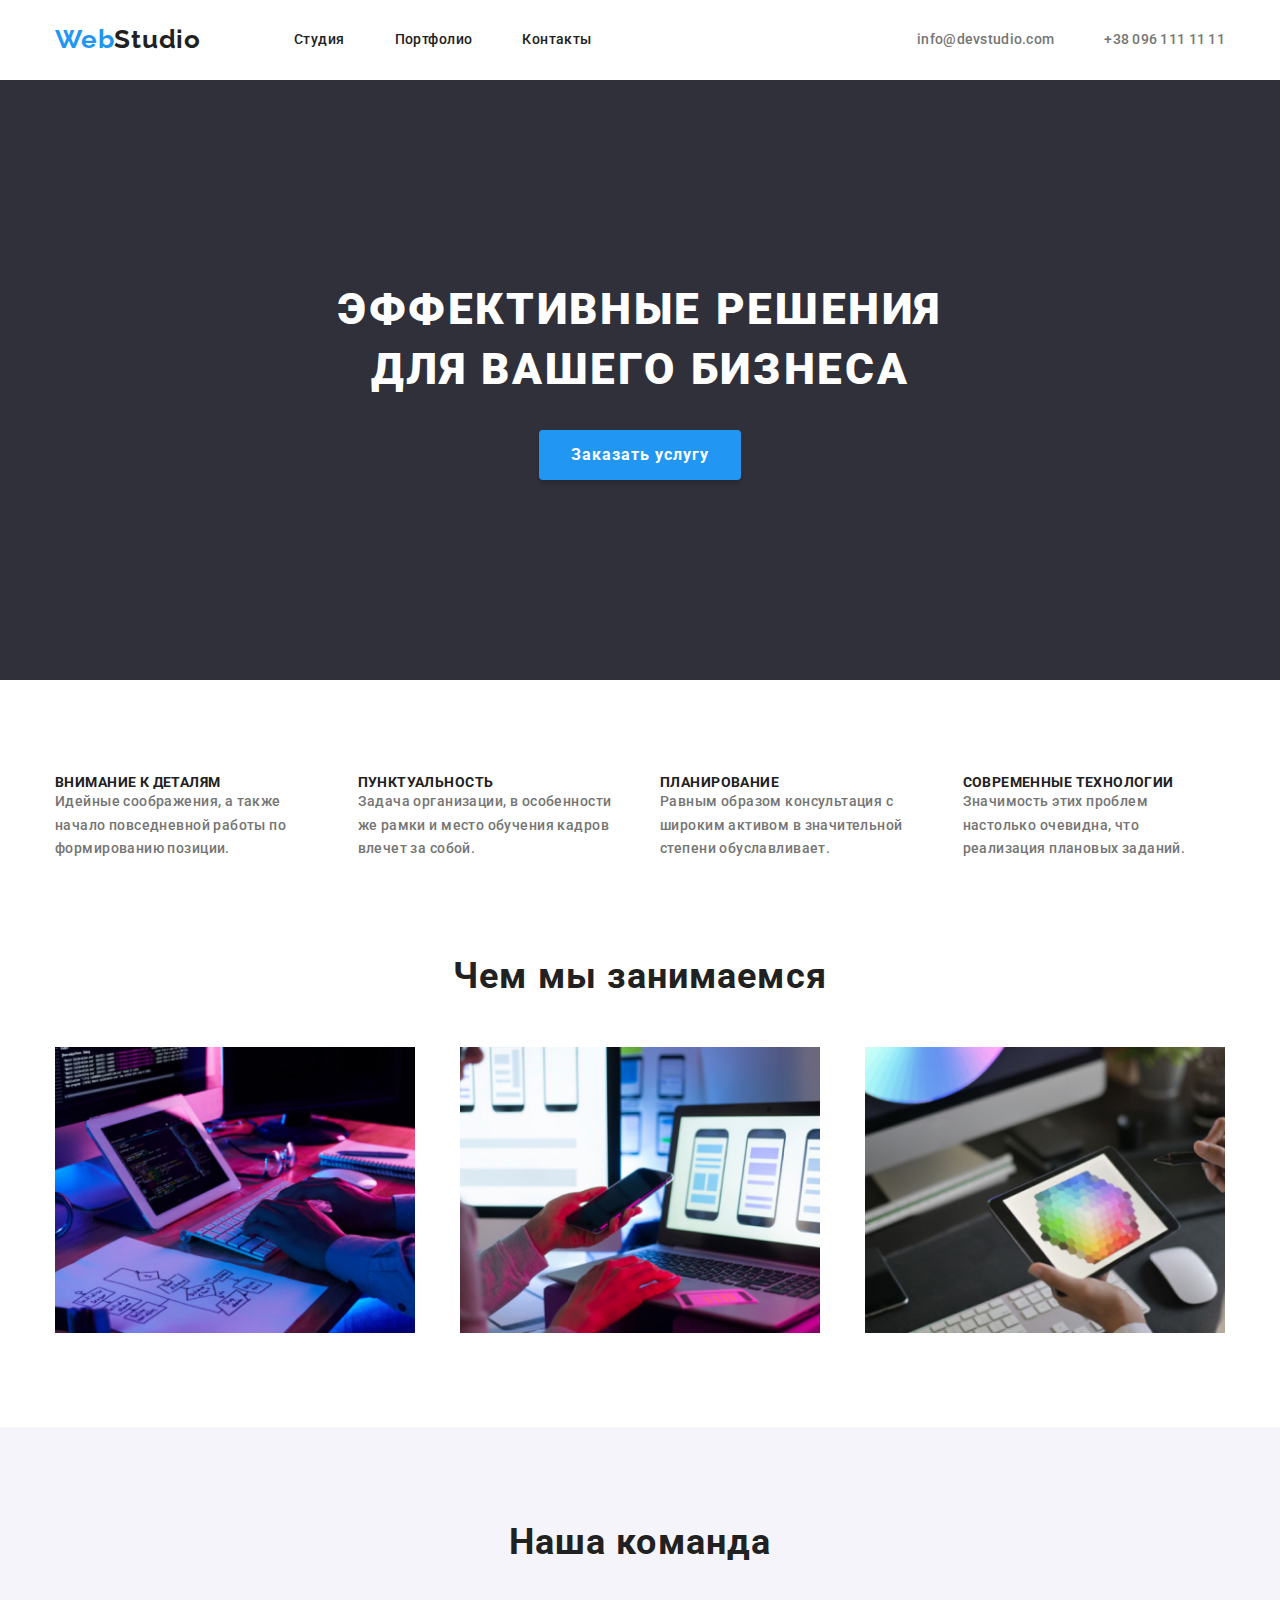
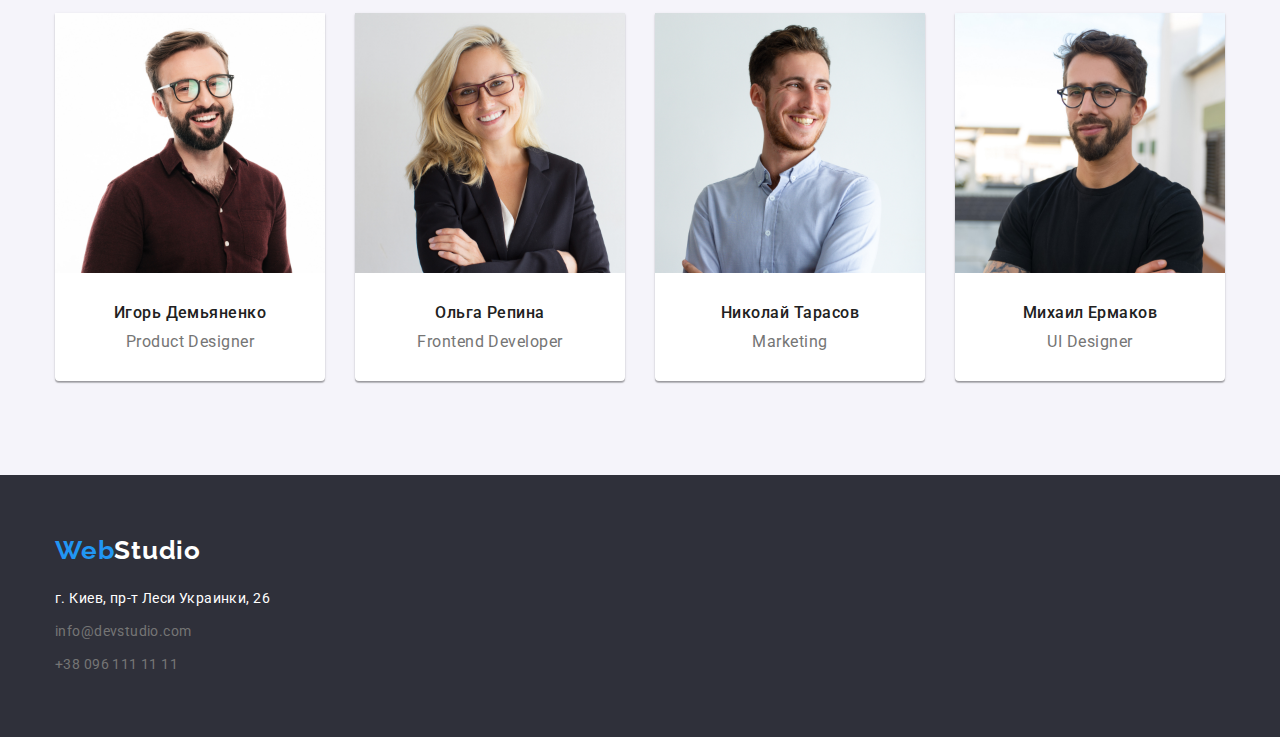
<file: index.html>
<!DOCTYPE html>
<html lang="ru">

<head>
    <meta charset="UTF-8" />
    <meta name="description" content="Эффективные решения для вашего бизнеса" />
    <title>Студия</title>
    <link href="https://fonts.googleapis.com/css2?family=Raleway:wght@700&family=Roboto:wght@400;500;700;900&display=swap"
        rel="stylesheet">
    <link rel="stylesheet" href="https://cdnjs.cloudflare.com/ajax/libs/modern-normalize/1.0.0/modern-normalize.min.css">
    <link rel="stylesheet" href="./CSS/styles.css">
</head>
<body>
    <header class="header">
        <!--Menu Container-->
        <div class="container header-container">
        <nav class="navigation">
            <a class="link logo" href="#home"><span class="web">Web</span>Studio</a>
             <ul class="list menu">
                <li class="menu-item"><a href="./index.html" class="link">Студия</a></li>
                <li class="menu-item"><a href="./portfolio.html" class="link">Портфолио</a></li>
                <li class="menu-item"><a href="#contacts" class="link">Контакты</a></li>
            </ul>
        </nav>
        <ul class="list menu">
            <li class="menu-item"><a href="mailto:info@devstudio.com" class="contacts-header">info@devstudio.com</a></li>
            <li class="menu-item"><a href="tel:00380961111111" class="contacts-header">+38 096 111 11 11</a></li>
        </ul>
        </div>
    </header>
    <main>
        <!--Hero Container-->
        <section class="title">
        <div class="container hero-content">
            <h1 class="title-text">
                Эффективные решения <br />
                для вашего бизнеса
            </h1>
            <div class="hero-button">
            <button class="title-button" type="button" >Заказать услугу</button>
            </div>
        </div>
        </section>
        <!--Description Container-->
        <section class="section about">
        <div class="container">
            <ul class="flexbox">
                <li class="content-box">
                    <h3 class="description-title">Внимание к деталям</h3>
                    <p class="description">Идейные соображения, а также начало повседневной работы по формированию
                    позиции.</p>
                </li>
                <li class="content-box">
                    <h3 class="description-title">Пунктуальность</h3>
                    <p class="description">Задача организации, в особенности же рамки и место обучения кадров
                    влечет за собой.</p>
                </li>
                <li class="content-box">
                    <h3 class="description-title">Планирование</h3>
                    <p class="description">Равным образом консультация с широким активом в значительной степени
                    обуславливает.</p>
                </li>
                <li class="content-box">
                    <h3 class="description-title">Современные технологии</h3>
                    <p class="description">Значимость этих проблем настолько очевидна, что реализация плановых
                    заданий.</p>
                </li>
            </ul>
        </div>
        </section>
        <!--About Container-->
        <section class="section-about">
        <div class="container">
            <h2 class="about-us">Чем мы занимаемся</h2>
            <ul class="flexbox">
                <li class="content-box-about">
                    <a href="">
                        <img src="./img/wwd1.jpg" width="370" height="294" alt="wwd1" />
                    </a>
                </li>
                <li class="content-box-about">
                    <a href="">
                        <img src="./img/wwd2.jpg" width="370" height="294" alt="wwd2" />
                    </a>
                </li>
                <li class="content-box-about">
                    <a href="">
                        <img src="./img/wwd3.jpg" width="370" height="294" alt="wwd3" />
                    </a>
                </li>
            </ul>
        </div>
        </section>
        <!--Team Container-->
        <section class="section team">
        <div class="container">
            <h2 class="about-us">Наша команда</h2>
            <ul class="flexbox">
                <li class="content-box figure-studio">
                     <img src="./img/demjanenko.jpg" width="270" height="260" alt="product-designer">
                    <h3 class="team-name">Игорь Демьяненко</h3>
                    <p class="team-name-prof" lang="en">Product Designer</p>
                </li>
                <li class="content-box figure-studio">
                    <img src="./img/repina.jpg" width="270" height="260" alt="frontend-developer">
                    <h3 class="team-name">Ольга Репина</h3>
                    <p class="team-name-prof" lang="en">Frontend Developer</p>
                </li>
                <li class="content-box figure-studio">
                    <img src="./img/tarasov.jpg" width="270" height="260" alt="marketing">
                    <h3 class="team-name">Николай Тарасов</h3>
                    <p class="team-name-prof" lang="en">Marketing</p>
                </li>
                <li class="content-box figure-studio">
                    <img src="./img/ermakov.jpg" width="270" height="260" alt="ui-designer">
                    <h3 class="team-name">Михаил Ермаков</h3>
                    <p class="team-name-prof" lang="en">UI Designer</p>
                </li>
            </ul>
        </div>
        </section>
    </main>
        <footer>
            <!--Footer Container-->
            <div class="container footer-info">
                <a href="#home" class="link logo-footer"><span class="web">Web</span><span class="studio">Studio</span></a>
                <address class="adress footer-padding">
                    г. Киев, пр-т Леси Украинки, 26
                </address>
                <a href="mailto:info@devstudio.com" class="contacts-footer footer-padding">info@devstudio.com</a>
                <a href="tel:00380961111111" class="contacts-footer footer-padding">+38 096 111 11 11</a>
            </div>
        </footer>
</body>

</html>
</file>
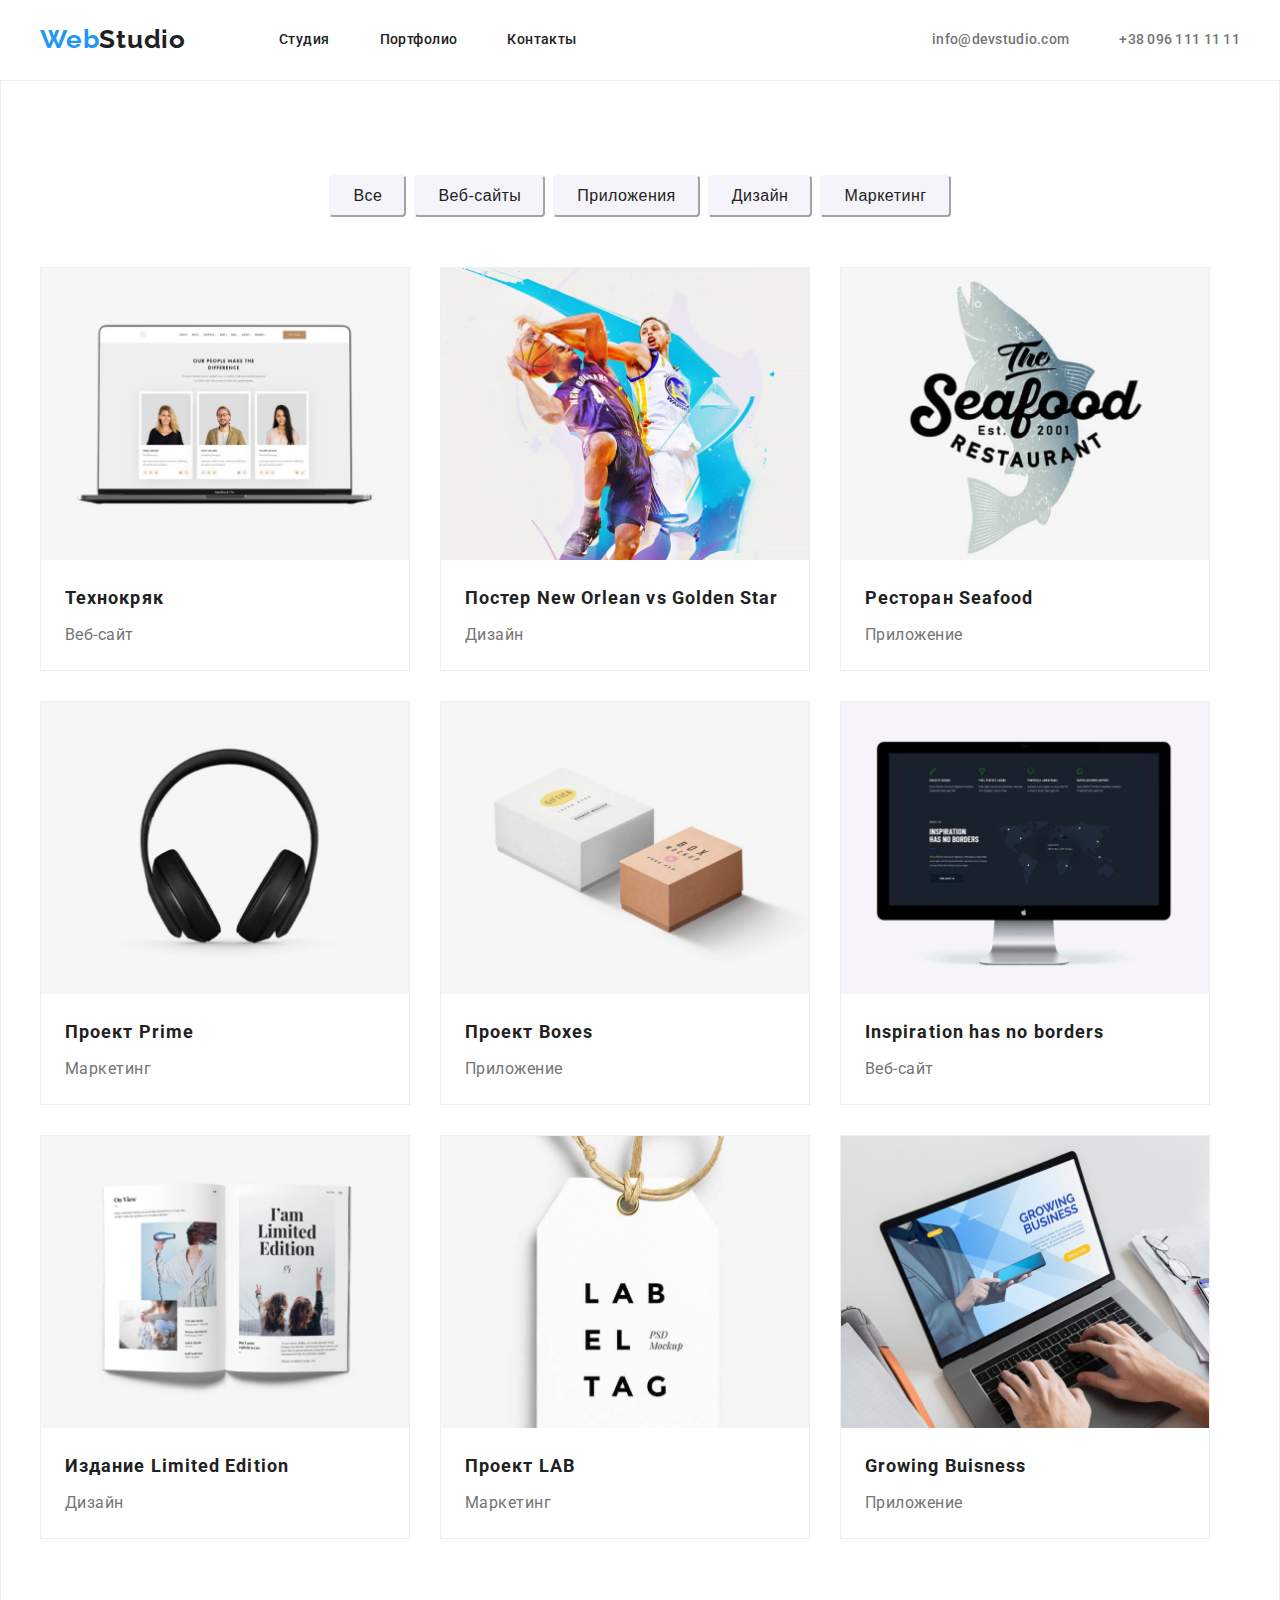
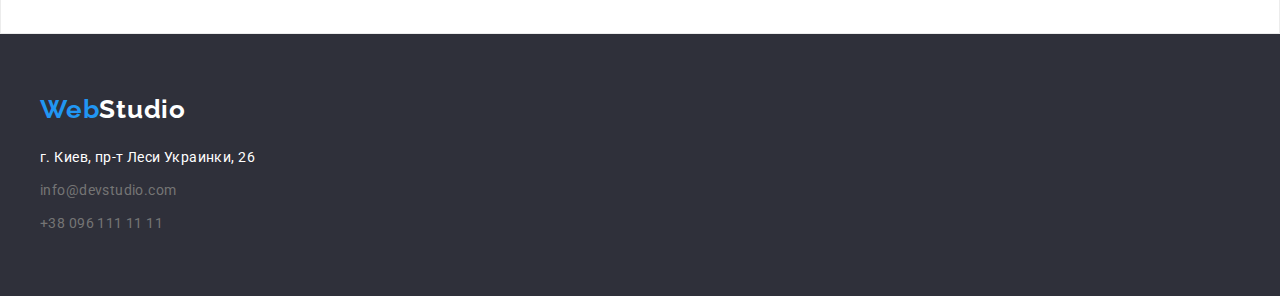
<file: portfolio.html>
<!DOCTYPE html>
<html lang="en">
<head>
    <meta charset="UTF-8">
    <meta name="viewport" content="width=device-width, initial-scale=1.0">
    <title>Портфолио</title>
    <link href="https://fonts.googleapis.com/css2?family=Raleway:wght@700&family=Roboto:wght@400;500;700;900&display=swap"
        rel="stylesheet">
    <link rel="stylesheet" href="./CSS/styles.css">
</head>
<body class="portfolio-body">
    <header class="header">
        <!--Menu Container-->
        <div class="container header-container">
            <nav class="navigation">
                <a class="link logo" href="#home"><span class="web">Web</span>Studio</a>
                <ul class="list menu">
                    <li class="menu-item"><a href="./index.html" class="link">Студия</a></li>
                    <li class="menu-item"><a href="./portfolio.html" class="link">Портфолио</a></li>
                    <li class="menu-item"><a href="#contacts" class="link">Контакты</a></li>
                </ul>
            </nav>
            <ul class="list menu">
                <li class="menu-item"><a href="mailto:info@devstudio.com" class="contacts-header">info@devstudio.com</a>
                </li>
                <li class="menu-item"><a href="tel:00380961111111" class="contacts-header">+38 096 111 11 11</a></li>
            </ul>
        </div>
    </header>
    <main>
        <!--Portfolio Container-->
        <section class="section portfolio-border">
        <div class="container">
            <ul class="portfolio-button">
                <li class="btn-p">
                    <button class="button-portf" type="button">Все</button>
                </li>
                <li class="btn-p">
                    <button class="button-portf" type="button">Веб-сайты</button>
                </li>
                <li class="btn-p">
                    <button class="button-portf" type="button">Приложения</button>
                </li>
                <li class="btn-p">
                    <button class="button-portf" type="button">Дизайн</button>
                </li>
                <li class="btn-p">
                    <button class="button-portf" type="button">Маркетинг</button>
                </li>
            </ul>
            <ul class="portfolio-figure">
                <li class="port-item figure-portf">
                    <img src="./img/tehnokrak.jpg" alt="технокряк">
                    <div class="portfoilio-items">
                    <h3 class="project-name">Технокряк</h3>
                    <p class="project-description">Веб-сайт</p>
                    </div>
                </li>
                <li class="port-item figure-portf">
                    <img src="./img/posterneworlean.jpg" width="370" height="294" alt="new-orlean-vs-golden-star">
                    <div class="portfoilio-items">
                    <h3 class="project-name">Постер New Orlean vs Golden Star</h3>
                    <p class="project-description">Дизайн</p>
                    </div>
                </li>
                <li class="port-item figure-portf">
                    <img src="./img/restseafood.jpg" width="370" height="294" alt="seafood">
                    <div class="portfoilio-items">
                    <h3 class="project-name">Ресторан Seafood</h3>
                    <p class="project-description">Приложение</p>
                    </div>
                </li>
                <li class="port-item figure-portf">
                    <img src="./img/projectprime.jpg" width="370" height="294" alt="prime">
                    <div class="portfoilio-items">
                    <h3 class="project-name">Проект Prime</h3>
                    <p class="project-description">Маркетинг</p>
                    </div>
                </li>
                <li class="port-item figure-portf">
                    <img src="./img/projectboxes.jpg" width="370" height="294" alt="boxes">
                    <div class="portfoilio-items">
                    <h3 class="project-name">Проект Boxes</h3>
                    <p class="project-description">Приложение</p>
                    </div>
                </li>
                <li class="port-item figure-portf">
                    <img src="./img/inspiration.jpg" width="370" height="294" alt="inspirationweb">
                    <div class="portfoilio-items">
                    <h3 class="project-name">Inspiration has no borders</h3>
                    <p class="project-description">Веб-сайт</p>
                    </div>
                </li>
                <li class="port-item figure-portf">
                    <img src="./img/limitededition.jpg" width="370" height="294" alt="limitededition">
                    <div class="portfoilio-items">
                    <h3 class="project-name">Издание Limited Edition</h3>
                    <p class="project-description">Дизайн</p>
                    </div>
                </li>
                <li class="port-item figure-portf">
                    <img src="./img/projectlab.jpg" width="370" height="294" alt="projectlab">
                    <div class="portfoilio-items">
                    <h3 class="project-name">Проект LAB</h3>
                    <p class="project-description">Маркетинг</p>
                    </div>
                </li>
                <li class="port-item figure-portf">
                    <img src="./img/growingbuisness.jpg" width="370" height="294" alt="GROWINGBUISNESS">
                    <div class="portfoilio-items">
                    <h3 class="project-name">Growing Buisness</h3>
                    <p class="project-description">Приложение</p>
                    </div>
                </li>
            </ul>
        </div>
        </section>
    </main>
    <footer>
        <!--Footer Container-->
        <div class="container footer-info">
            <a href="#home" class="link logo-footer"><span class="web">Web</span><span class="studio">Studio</span></a>
            <address class="adress footer-padding">
                г. Киев, пр-т Леси Украинки, 26
            </address>
            <a href="mailto:info@devstudio.com" class="contacts-footer footer-padding">info@devstudio.com</a>
            <a href="tel:00380961111111" class="contacts-footer footer-padding">+38 096 111 11 11</a>
        </div>
    </footer>
</body>
</html>
</file>
<file: CSS/styles.css>
:root {
  --black: #212121;
  --accent-color: #2196f3;
  --grey: #757575;
  --white: #ffffff;
  --lightblack: #2f303a;
  --lightgrey: #e5e5e5;
  --whitegrey: #f5f4fa;
  --borders-color: #eeeeee;
  --contacts-footer: rgba(255, 255, 255, 0.6);
}

html{
  box-sizing: border-box;
}

*
*::before
*::after{
  box-sizing: inherit;
}


body {
  font-family: 'Roboto', sans-serif;
  font-size: 14px;
  line-height: 1.71;
  letter-spacing: 0.03em;
  color: var(--grey);
}

h1, h2, h3 {
  margin-top: 0;
  margin-bottom: 0;
}

ul {
  list-style: none;
  margin: 0;
  padding: 0;
}

header {
  background: var(--white);
  padding-top: 24px;
  padding-bottom: 25px;
}

img {
  display: block;
  max-width: 100%;
  height: auto;
}

footer {
  background: var(--lightblack);
  padding-top: 60px;
  padding-bottom: 60px;
}

p {
  margin: 0;
  padding: 0;
}

.container {
  width: 1200px;
  padding-left: 15px;
  padding-right: 15px;
  margin-right: auto;
  margin-left: auto;
}

.portfolio-body {
  margin: 0;
}

.portfoilio-items {
  padding-top: 20px;
  padding-bottom: 20px;
  padding-left: 24px;
  padding-right: 24px;
}

.header-container {
  display: flex;
  align-items: center;
  justify-content: flex-end;
}

.navigation {
  display: flex;
  align-items: center;
  margin-right: auto;
}

.link {
  color: var(--black);
  text-decoration: none;
  font-weight: 500;
}

.header .logo {
  margin-right: 93px;
}

.menu {
  display: inline-flex;
}

.menu-item:not(:last-child) {
  margin-right: 50px;
}

.link:hover,
.link:focus {
  color: var(--accent-color);
}

.hero-content {
  max-width: 696px;
}

.contacts-header {
  color: var(--grey);
  text-decoration: none;
  font-weight: 500;
  font-size: 14px;
  line-height: 16px;
  letter-spacing: 0.02em;
}

.contacts-header:hover,
.contacts-header:focus {
  color: var(--accent-color);
}

.contacts-footer {
  text-decoration: none;
  color: var(--contacts-footer)
  font-style: normal;
  font-weight: 400;
  font-size: 14px;
  line-height: 1.71;
  letter-spacing: 0.03em;
}

.contacts-footer:hover,
.contacts-footer:focus {
  color: var(--accent-color);
}

.footer-info {
  display: flex;
  flex-direction: column;
}

.web {
  color: var(--accent-color);
  font-family: 'Raleway', sans-serif;
  font-weight: 700;
  font-size: 26px;
  line-height: 31px;
  letter-spacing: 0.03em;
}

.studio {
  color: var(--white);
  font-family: 'Raleway', sans-serif;
  font-weight: 700;
  font-size: 26px;
  line-height: 31px;
  letter-spacing: 0.03em;
}

.logo {
  font-family: 'Raleway', sans-serif;
  font-weight: 700;
  font-size: 26px;
  line-height: 31px;
  letter-spacing: 0.03em;
}

.title {
  background: #2f303a;
}

.title-text {
  font-weight: 900;
  font-size: 44px;
  line-height: 1.36;
  text-align: center;
  letter-spacing: 0.06em;
  text-transform: uppercase;
  color: var(--white);
  padding-top: 200px;
  padding-bottom: 30px;
}

.hero-button {
  padding-bottom: 200px;
  display: flex;
  justify-content: center;
}

.title-button {
  font-weight: bold;
  font-size: 16px;
  line-height: 1.87;
  letter-spacing: 0.06em;
  padding: 10px 32px;
  box-shadow: 0px 4px 4px rgba(0, 0, 0, 0.15);
  border-radius: 4px;
  border: 0px;
  display: inline-block;
  background-color: var(--accent-color);
  color: var(--white);

}

.flexbox {
  display: flex;
  justify-content: space-between;
}

.content-box {
  width: calc(100% / 4 - 30px);
}

.content-box-about {
  width: calc(100% / 3 - 30px); 
}

.section {
  padding-top: 94px;
  padding-bottom: 94px;
}

.section-about {
  padding-bottom: 94px;
}

.description-title {
  font-weight: bold;
  font-size: 14px;
  line-height: 16px;
  letter-spacing: 0.03em;
  text-transform: uppercase;
  color: var(--black);
}

.description {
  font-weight: 500;
  font-size: 14px;
  line-height: 1.71;
  letter-spacing: 0.03em;
}

.about-us {
  font-weight: bold;
  font-size: 36px;
  line-height: 42px;
  text-align: center;
  letter-spacing: 0.03em;
  color: var(--black);
  padding-bottom: 50px;
}

.team {
  background: var(--whitegrey);
}

.figure-studio {
  width: 270px;
  height: 368px;
  background: #ffffff;
  box-shadow: 0px 1px 3px rgba(0, 0, 0, 0.12), 0px 1px 1px rgba(0, 0, 0, 0.14),
    0px 2px 1px rgba(0, 0, 0, 0.2);
  border-radius: 0px 0px 4px 4px;
}

.team-name {
  font-weight: 500;
  font-size: 16px;
  line-height: 19px;
  text-align: center;
  letter-spacing: 0.03em;
  color: var(--black);
  padding-top: 30px;
  padding-bottom: 10px;
}

.team-name-prof {
  font-weight: 400;
  font-size: 16px;
  line-height: 19px;
  text-align: center;
  letter-spacing: 0.03em;
  color: var(--grey);
}

.button-portf {
  padding-top: 6px;
  padding-bottom: 6px;
  padding-right: 22px;
  padding-left: 22px;
  color: var(--black);
  background: var(--whitegrey);
  border-radius: 4px; 
  border-color: var(--whitegrey);
  font-weight: 500;
  font-size: 16px;
  line-height: 1.62;
  text-align: center;
  letter-spacing: 0.03em;
}

.button-portf:hover,
.button-portf:focus {
  color: var(--whitegrey);
  background: var(--accent-color);
}

.figure-portf {
  width: 370px;
  height: 404px;
  background: var(--white);
  border: 1px solid var(--borders-color);
  box-sizing: border-box
}

.project-name {
  padding-bottom: 4px;
  width: 322px;
  height: 36px;
  font-weight: bold;
  font-size: 18px;
  line-height: 2;
  letter-spacing: 0.06em;
  color: var(--black);
}

.project-description {
  width: 322px;
  height: 30px;
  font-weight: 400;
  font-size: 16px;
  line-height: 1.87;
  letter-spacing: 0.03em;
  color: var(--grey);
}

.adress {
  font-style: normal;
  font-weight: 400;
  font-size: 14px;
  line-height: 1.71;
  letter-spacing: 0.03em;
  color: var(--white);
}

.logo-footer {
  padding-bottom: 20px;
}

.footer-padding:not(:last-child) {
  padding-bottom: 9px;
}

.portfolio-button {
  display: flex;
  justify-content: center;
  padding-bottom: 50px;
}

.portfolio-figure {
  display: flex;
  flex-wrap: wrap;
  margin-top: -30px;
  margin-left: -30px;
}

.portfolio-border {
  border: 1px solid #ECECEC;
}

.btn-p:not(:last-child) {
  margin-right: 8px;
}

.port-item {
  margin-top: 30px;
  margin-left: 30px;
}
</file>
